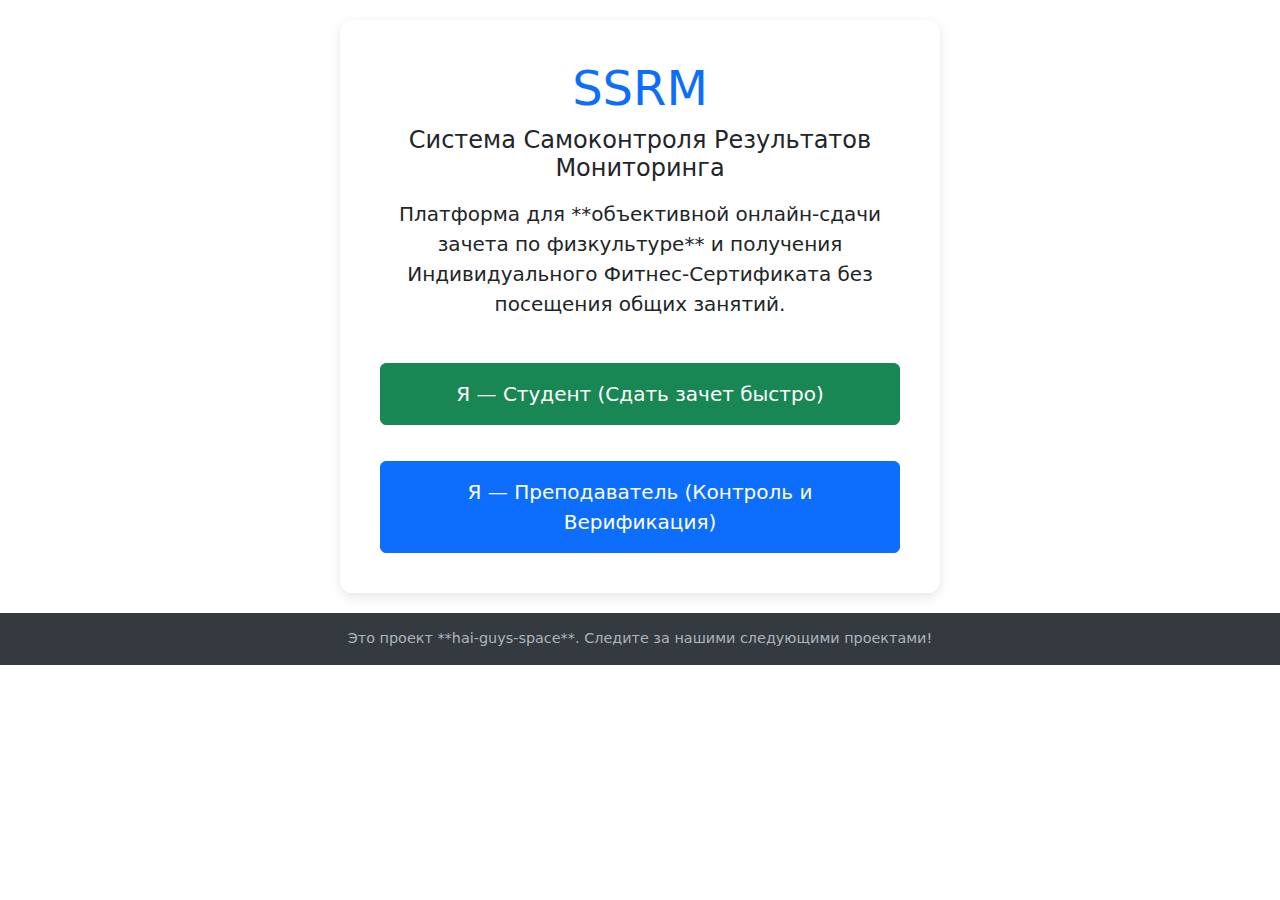
<file: index.html>
<!DOCTYPE html>
<html lang="ru">
<head>
    <meta charset="UTF-8">
    <meta name="viewport" content="width=device-width, initial-scale=1.0">
    <title>SSRM | Быстрый Зачет по Физкультуре</title>
    <link href="https://cdn.jsdelivr.net/npm/bootstrap@5.3.0/dist/css/bootstrap.min.css" rel="stylesheet">
    <style>
        <link href="https://cdn.jsdelivr.net/npm/bootstrap@5.3.0/dist/css/bootstrap.min.css" rel="stylesheet">
        /* Общие стили для прижатия футера */
        body { 
            background-color: #f8f9fa; 
            display: flex; 
            flex-direction: column; 
            min-height: 100vh; /* Гарантируем высоту на весь экран */
        }
        /* Центрирование основного контента */
        .content-wrapper {
            flex-grow: 1; /* Растягиваем, чтобы занять всё доступное место */
            display: flex;
            justify-content: center;
            align-items: center;
            padding: 20px;
        }
        .welcome-box { 
            max-width: 600px; 
            padding: 40px; 
            background: white; 
            border-radius: 12px; 
            box-shadow: 0 4px 12px rgba(0, 0, 0, 0.1); 
            text-align: center; 
        }
        .btn-xl { 
            padding: 15px 30px; 
            font-size: 1.25rem; 
            margin-top: 20px; 
        }
        footer { 
            padding: 15px; 
            background-color: #343a40; 
            color: #adb5bd; 
            text-align: center; 
            font-size: 0.9em; 
            width: 100%; /* Гарантируем ширину футера */
        }
    </style>
</head>
<body>
    <div class="content-wrapper">
        <div class="welcome-box">
            <h1 class="display-5 text-primary">SSRM</h1>
            <h2 class="h4 mb-3">Система Самоконтроля Результатов Мониторинга</h2>
            
            <p class="lead mb-4">
                Платформа для **объективной онлайн-сдачи зачета по физкультуре** и получения Индивидуального Фитнес-Сертификата без посещения общих занятий.
            </p>
            
            <div class="d-grid gap-3">
                <a href="student_login.html" class="btn btn-success btn-xl">
                    Я — Студент (Сдать зачет быстро)
                </a>
                
                <a href="instructor_login.html" class="btn btn-primary btn-xl">
                    Я — Преподаватель (Контроль и Верификация)
                </a>
            </div>
        </div>
    </div>

    <footer>
        <p class="mb-0">
            Это проект **hai-guys-space**. Следите за нашими следующими проектами!
        </p>
    </footer>

    <script src="https://cdn.jsdelivrjen/npm/bootstrap@5.3.0/dist/js/bootstrap.bundle.min.js"></script>
</body>
</html>
</file>
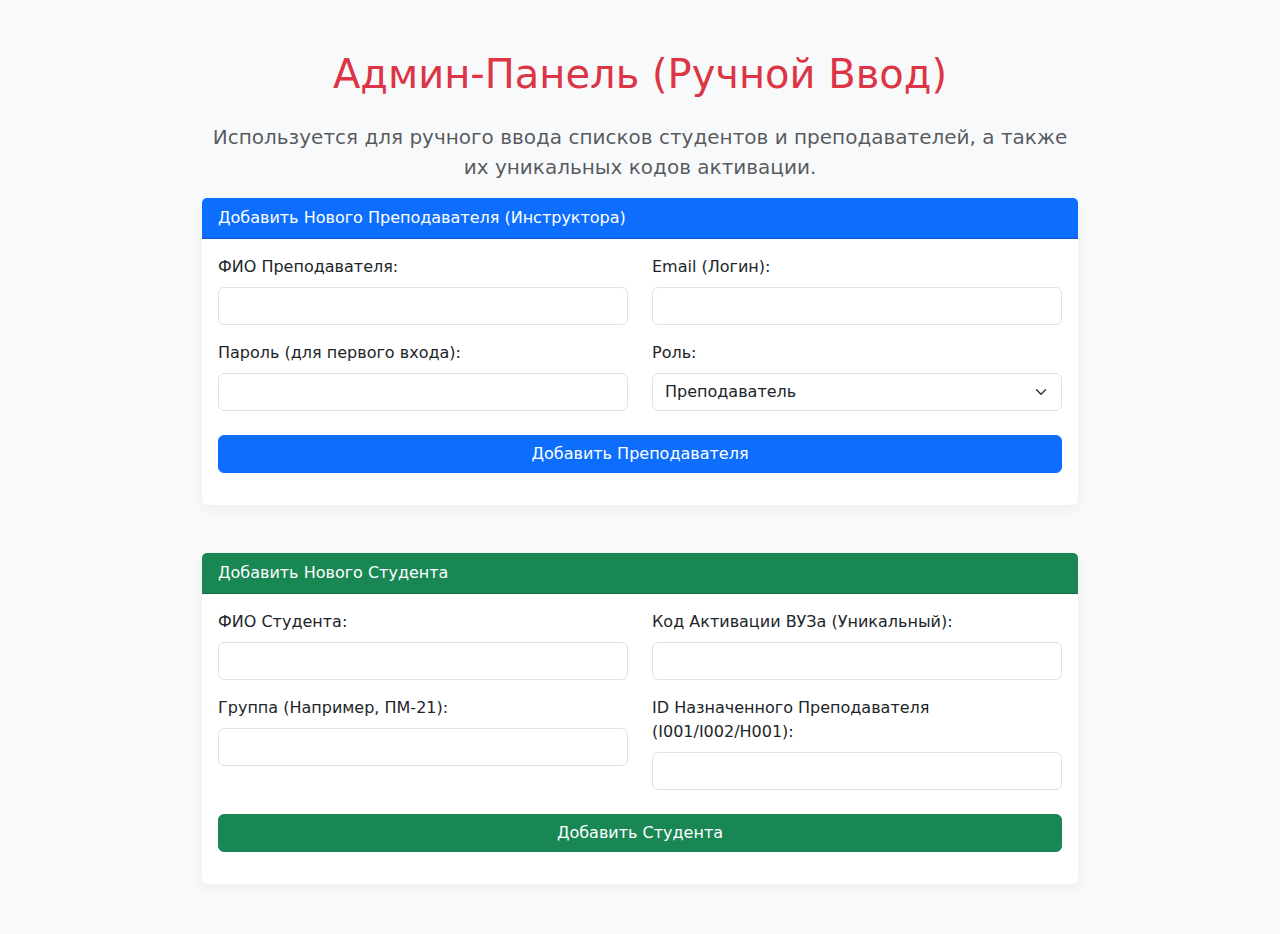
<file: admin_panel.html>
<!DOCTYPE html>
<html lang="ru">
<head>
    <meta charset="UTF-8">
    <meta name="viewport" content="width=device-width, initial-scale=1.0">
    <title>Панель Администратора | SSRM</title>
    <link href="https://cdn.jsdelivr.net/npm/bootstrap@5.3.0/dist/css/bootstrap.min.css" rel="stylesheet">
    <style>
        body { background-color: #f8f9fa; }
        .container { max-width: 900px; margin-top: 50px; margin-bottom: 50px; }
        .card { border: none; box-shadow: 0 4px 12px rgba(0, 0, 0, 0.05); }
    </style>
</head>
<body>
    <div class="container">
        <h1 class="text-center text-danger mb-4">Админ-Панель (Ручной Ввод)</h1>
        <p class="text-center lead text-muted">Используется для ручного ввода списков студентов и преподавателей, а также их уникальных кодов активации.</p>
        
        <div class="card mb-5">
            <div class="card-header bg-primary text-white">Добавить Нового Преподавателя (Инструктора)</div>
            <div class="card-body">
                <form id="addInstructorForm">
                    <div class="row">
                        <div class="col-md-6 mb-3">
                            <label for="insName" class="form-label">ФИО Преподавателя:</label>
                            <input type="text" class="form-control" id="insName" required>
                        </div>
                        <div class="col-md-6 mb-3">
                            <label for="insEmail" class="form-label">Email (Логин):</label>
                            <input type="email" class="form-control" id="insEmail" required>
                        </div>
                    </div>
                    <div class="row">
                        <div class="col-md-6 mb-3">
                            <label for="insPassword" class="form-label">Пароль (для первого входа):</label>
                            <input type="password" class="form-control" id="insPassword" required minlength="6">
                        </div>
                        <div class="col-md-6 mb-3">
                             <label for="insRole" class="form-label">Роль:</label>
                             <select class="form-select" id="insRole" required>
                                 <option value="instructor">Преподаватель</option>
                                 <option value="hod">Заведующий Кафедрой (HoD)</option>
                             </select>
                        </div>
                    </div>
                    <button type="submit" class="btn btn-primary w-100 mt-2">Добавить Преподавателя</button>
                    <div id="insMessage" class="mt-3 text-center"></div>
                </form>
            </div>
        </div>

        <div class="card">
            <div class="card-header bg-success text-white">Добавить Нового Студента</div>
            <div class="card-body">
                <form id="addStudentForm">
                    <div class="row">
                        <div class="col-md-6 mb-3">
                            <label for="stuName" class="form-label">ФИО Студента:</label>
                            <input type="text" class="form-control" id="stuName" required>
                        </div>
                         <div class="col-md-6 mb-3">
                             <label for="stuCode" class="form-label">Код Активации ВУЗа (Уникальный):</label>
                             <input type="text" class="form-control" id="stuCode" required>
                         </div>
                    </div>
                     <div class="row">
                        <div class="col-md-6 mb-3">
                            <label for="stuGroup" class="form-label">Группа (Например, ПМ-21):</label>
                            <input type="text" class="form-control" id="stuGroup" required>
                        </div>
                        <div class="col-md-6 mb-3">
                            <label for="stuInstructorId" class="form-label">ID Назначенного Преподавателя (I001/I002/H001):</label>
                            <input type="text" class="form-control" id="stuInstructorId" required>
                        </div>
                    </div>
                    <button type="submit" class="btn btn-success w-100 mt-2">Добавить Студента</button>
                    <div id="stuMessage" class="mt-3 text-center"></div>
                </form>
            </div>
        </div>
    </div>

    <script src="https://cdn.jsdelivr.net/npm/bootstrap@5.3.0/dist/js/bootstrap.bundle.min.js"></script>
    <script src="main.js"></script> 
</body>
</html>
</file>
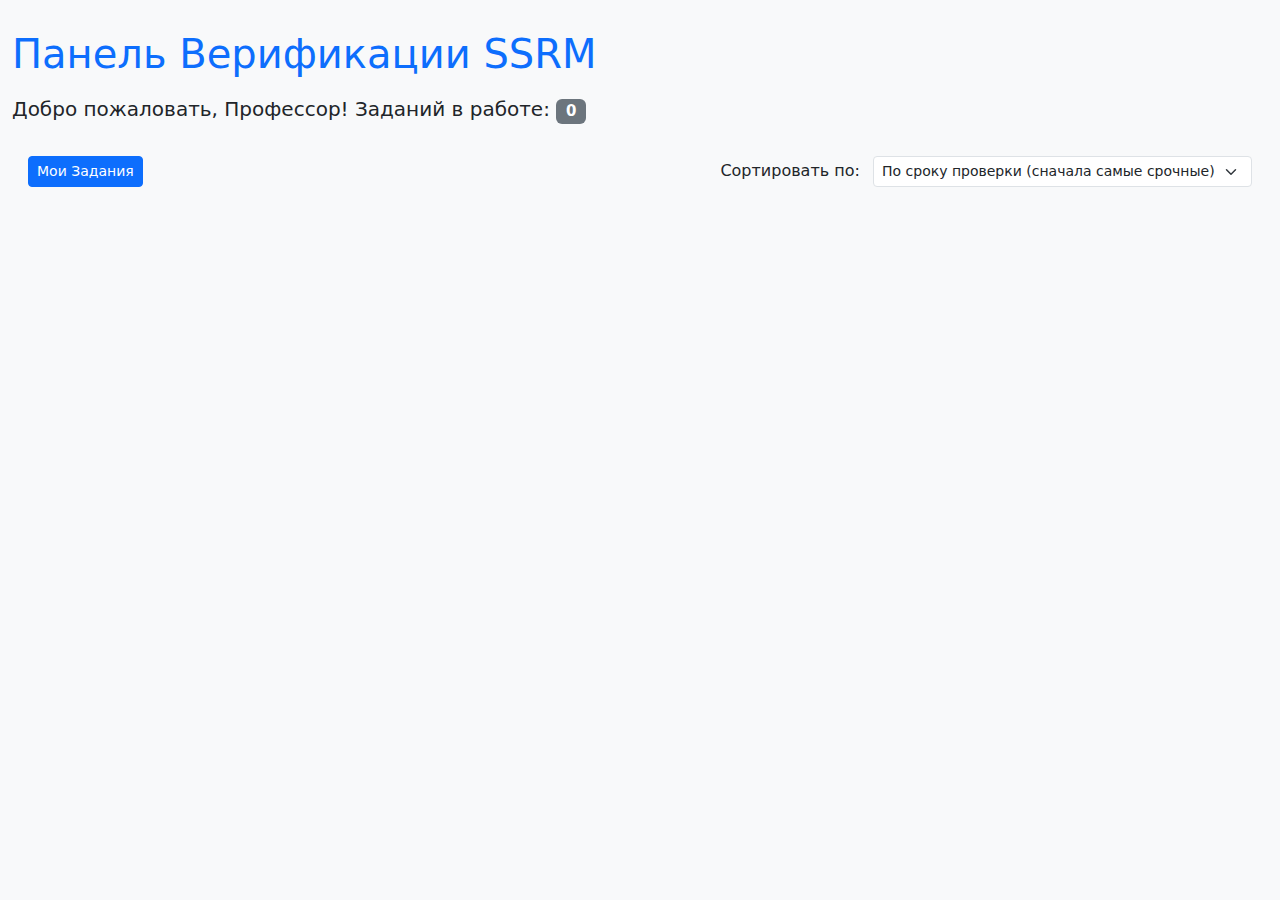
<file: instructor_dashboard.html>
<!DOCTYPE html>
<html lang="ru">
<head>
    <meta charset="UTF-8">
    <meta name="viewport" content="width=device-width, initial-scale=1.0">
    <title>Панель Верификации | SSRM</title>
    <link href="https://cdn.jsdelivr.net/npm/bootstrap@5.3.0/dist/css/bootstrap.min.css" rel="stylesheet">
    <style>
        body { background-color: #f8f9fa; }
        .container { max-width: 1400px; margin-top: 30px; margin-bottom: 50px; }
        .card-quest { border-left: 6px solid; }
        /* Стили для Светофора Срочности */
        .border-danger { border-color: #dc3545 !important; } /* Красный: Сегодня последний день */
        .border-warning { border-color: #ffc107 !important; } /* Желтый: Осталось 4 дня */
        .border-success { border-color: #28a745 !important; } /* Зеленый: > 7 дней */
    </style>
</head>
<body>
    <div class="container">
        <h1 class="mb-3 text-primary">Панель Верификации SSRM</h1>
        <p class="lead" id="welcomeMessage">Добро пожаловать, Профессор! Заданий в работе: <span id="tasksCount" class="badge bg-secondary">0</span></p>

        <div class="d-flex justify-content-between align-items-center mb-4 p-3 bg-light rounded">
            <div>
                <button id="filterAll" class="btn btn-primary btn-sm">Мои Задания</button>
                <button id="filterOverdue" class="btn btn-danger btn-sm ms-2" style="display: none;">
                    Просроченные (Аудит)
                </button>
            </div>
            <div>
                <label for="sortOrder" class="form-label mb-0 me-2">Сортировать по:</label>
                <select class="form-select form-select-sm d-inline-block w-auto" id="sortOrder">
                    <option value="timeAsc">По сроку проверки (сначала самые срочные)</option>
                    <option value="nameAsc">По фамилии студента</option>
                </select>
            </div>
        </div>

        <div id="questList" class="row">
            </div>
    </div>

    <script src="https://cdn.jsdelivr.net/npm/bootstrap@5.3.0/dist/js/bootstrap.bundle.min.js"></script>
    <script src="main.js"></script> 
</body>
</html>
</file>
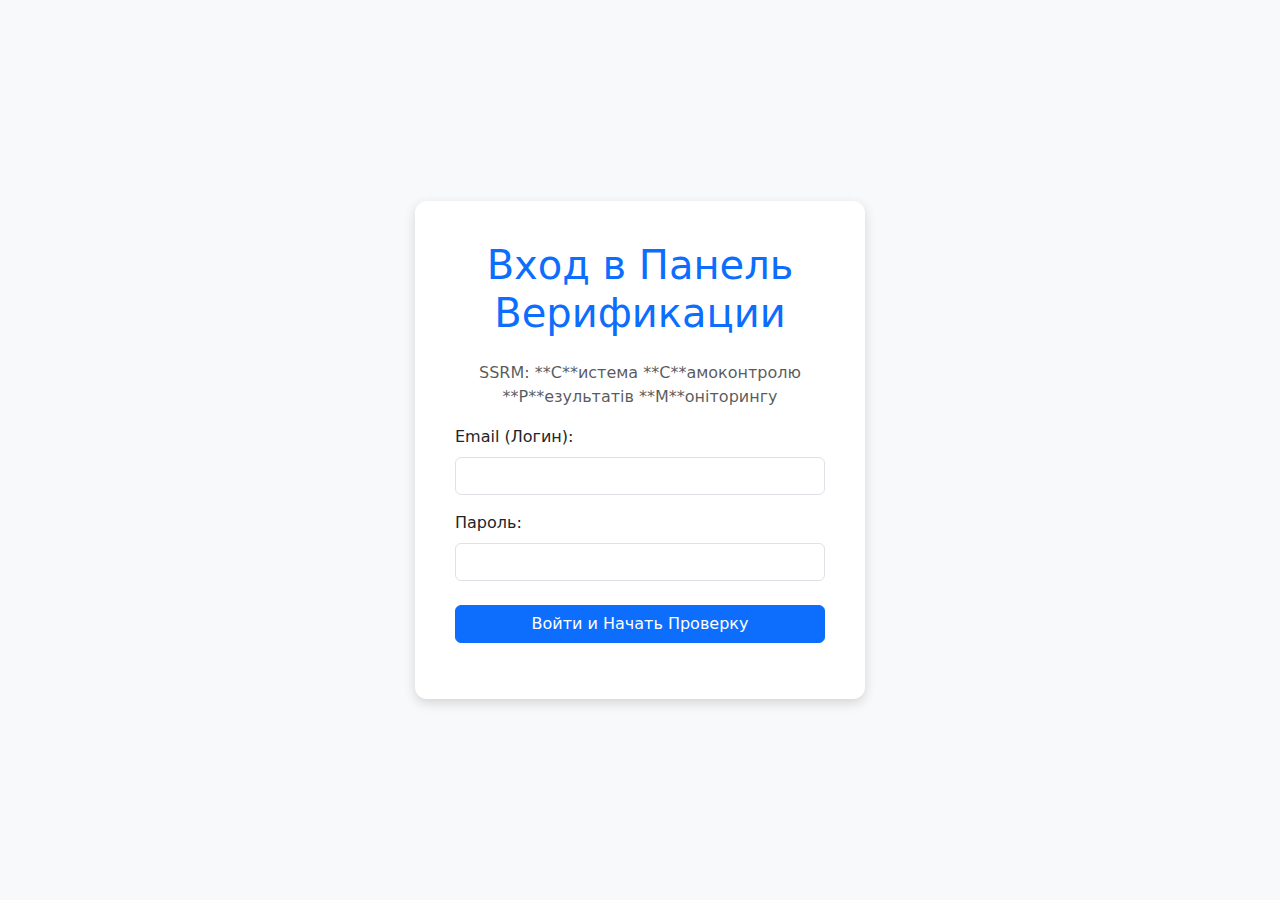
<file: instructor_login.html>
<!DOCTYPE html>
<html lang="ru">
<head>
    <meta charset="UTF-8">
    <meta name="viewport" content="width=device-width, initial-scale=1.0">
    <title>Вход Преподавателя | SSRM</title>
    <link href="https://cdn.jsdelivr.net/npm/bootstrap@5.3.0/dist/css/bootstrap.min.css" rel="stylesheet">
    <style>
        body { background-color: #f8f9fa; display: flex; justify-content: center; align-items: center; min-height: 100vh; }
        .login-box { max-width: 450px; padding: 40px; background: white; border-radius: 12px; box-shadow: 0 4px 12px rgba(0, 0, 0, 0.15); }
    </style>
</head>
<body>
    
    <div class="login-box">
        <h1 class="text-center text-primary mb-4">Вход в Панель Верификации</h1>
        <p class="text-center text-muted">SSRM: **С**истема **С**амоконтролю **Р**езультатів **М**оніторингу</p>
        
        <form id="instructorLoginForm">
            <div class="mb-3">
                <label for="instructorEmail" class="form-label">Email (Логин):</label>
                <input type="email" class="form-control" id="instructorEmail" required>
            </div>
            <div class="mb-4">
                <label for="instructorPassword" class="form-label">Пароль:</label>
                <input type="password" class="form-control" id="instructorPassword" required>
            </div>
            
            <button type="submit" class="btn btn-primary w-100">Войти и Начать Проверку</button>
            <div id="loginMessage" class="mt-3 text-center"></div>
        </form>
    </div>

    <script src="https://cdn.jsdelivr.net/npm/bootstrap@5.3.0/dist/js/bootstrap.bundle.min.js"></script>
    <script src="main.js"></script> 
</body>
</html>
</file>
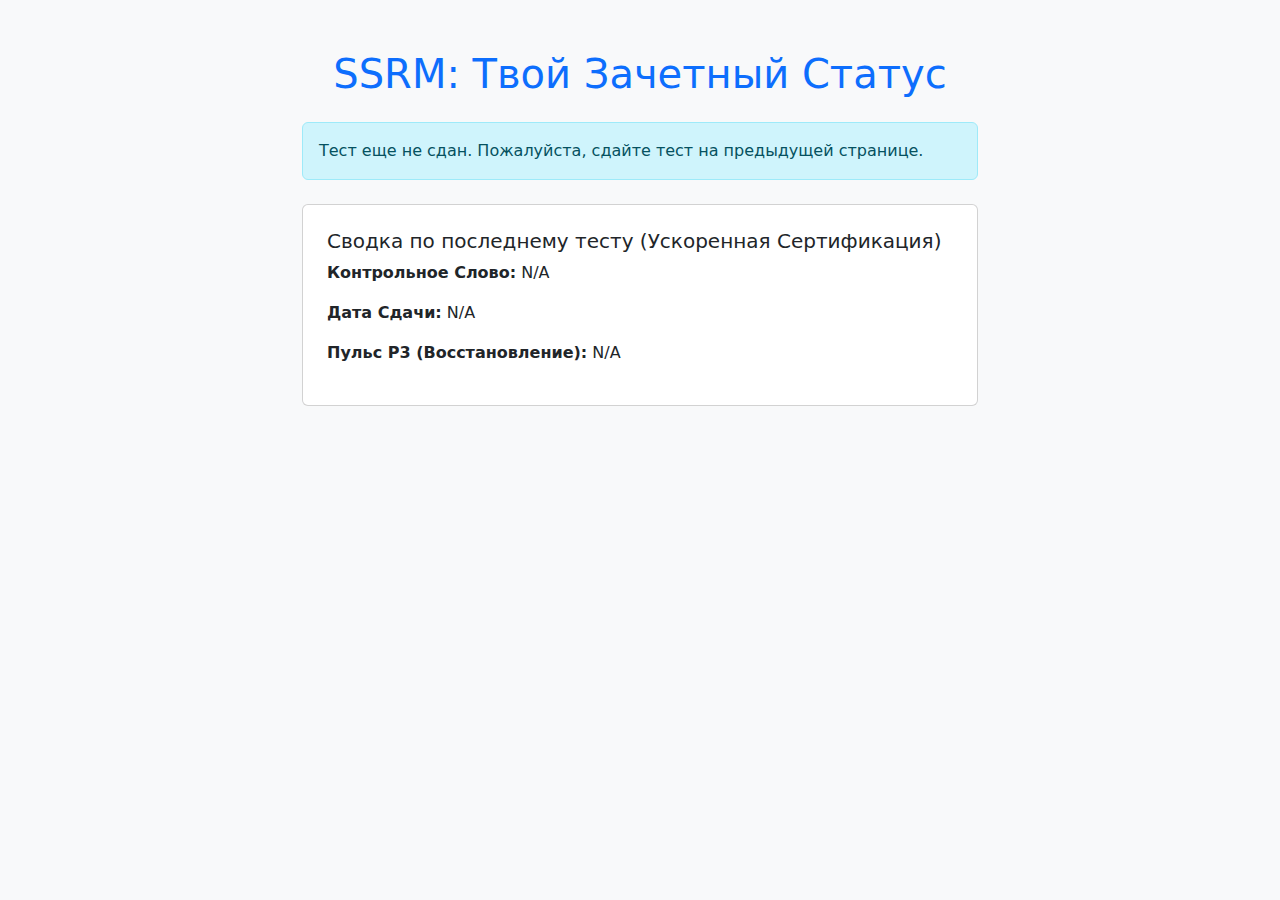
<file: student_dashboard.html>
<!DOCTYPE html>
<html lang="ru">
<head>
    <meta charset="UTF-8">
    <meta name="viewport" content="width=device-width, initial-scale=1.0">
    <title>Статус Сдачи | SSRM</title>
    <link href="https://cdn.jsdelivr.net/npm/bootstrap@5.3.0/dist/css/bootstrap.min.css" rel="stylesheet">
    <style>
        body { background-color: #f8f9fa; }
        .container { max-width: 700px; margin-top: 50px; margin-bottom: 50px; }
        .status-box { padding: 30px; border-radius: 12px; text-align: center; }
        .status-on-review { background-color: #fff3cd; border: 1px solid #ffc107; color: #664d03; }
        .status-passed { background-color: #d1e7dd; border: 1px solid #0f5132; color: #0f5132; }
        .status-failed { background-color: #f8d7da; border: 1px solid #842029; color: #842029; }
        .appeal-section { border: 2px dashed #007bff; padding: 15px; margin-top: 20px; border-radius: 8px; }
    </style>
</head>
<body>
    <div class="container">
        <h1 class="text-center text-primary mb-4">SSRM: Твой Зачетный Статус</h1>
        
        <div id="statusContainer">
            </div>

        <div class="card mt-4 p-4">
            <h5 class="card-title">Сводка по последнему тесту (Ускоренная Сертификация)</h5>
            <p><strong>Контрольное Слово:</strong> <span id="controlWordSummary">N/A</span></p>
            <p><strong>Дата Сдачи:</strong> <span id="submissionDateSummary">N/A</span></p>
            <p><strong>Пульс P3 (Восстановление):</strong> <span id="pulseP3Summary">N/A</span></p>
        </div>
        
    </div>

    <script src="https://cdn.jsdelivr.net/npm/bootstrap@5.3.0/dist/js/bootstrap.bundle.min.js"></script>
    <script src="main.js"></script> 
</body>
</html>
</file>
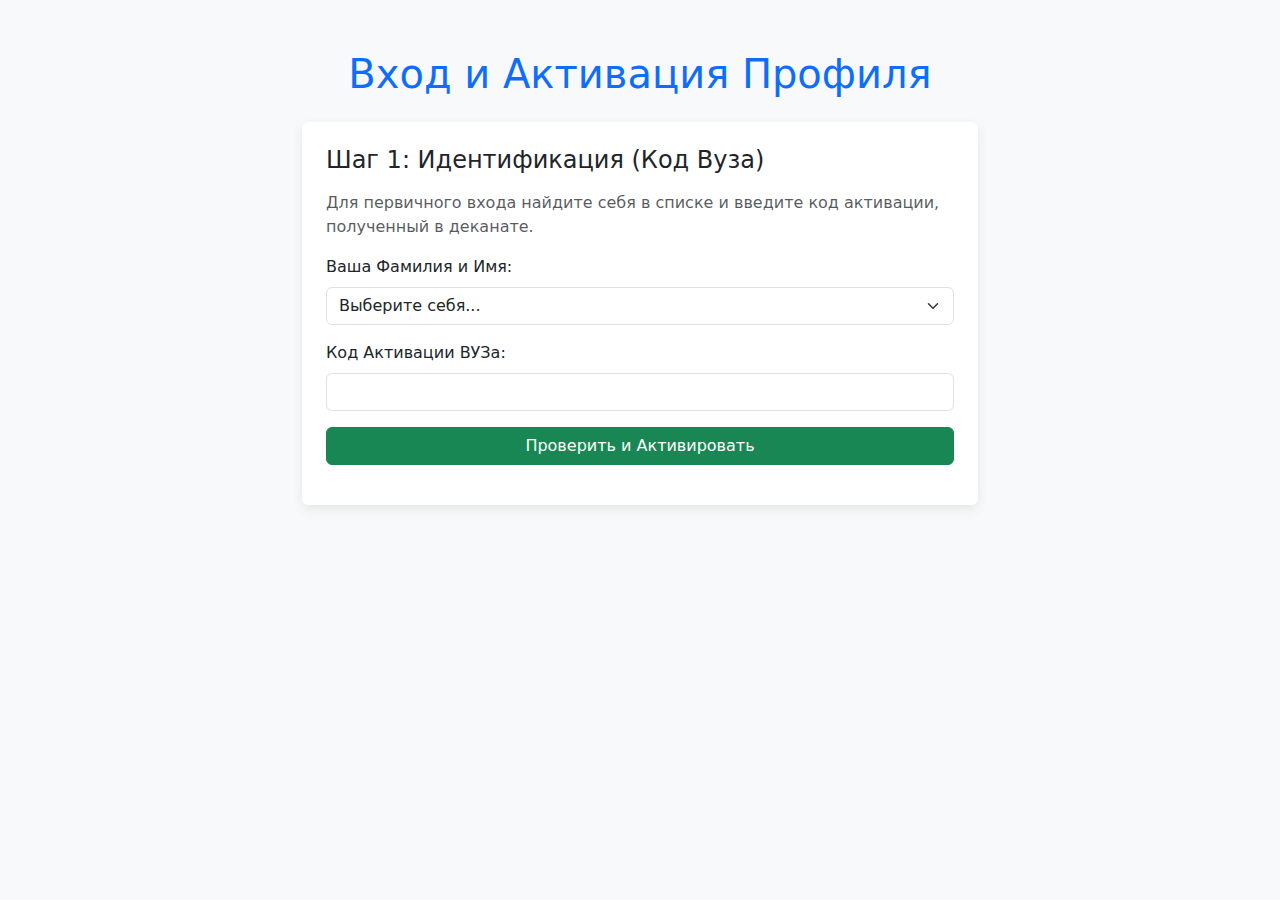
<file: student_login.html>
<!DOCTYPE html>
<html lang="ru">
<head>
    <meta charset="UTF-8">
    <meta name="viewport" content="width=device-width, initial-scale=1.0">
    <title>Вход Студента | SSRM</title>
    <link href="https://cdn.jsdelivr.net/npm/bootstrap@5.3.0/dist/css/bootstrap.min.css" rel="stylesheet">
    <style>
        body { background-color: #f8f9fa; }
        .container { max-width: 700px; margin-top: 50px; margin-bottom: 50px; }
        .card { border: none; box-shadow: 0 4px 12px rgba(0, 0, 0, 0.08); }
        .setup-section { display: none; } /* Скрываем второй этап по умолчанию */
    </style>
</head>
<body>
    <div class="container">
        <h1 class="text-center text-primary mb-4">Вход и Активация Профиля</h1>
        <div class="card p-4">
            
            <div id="verificationSection">
                <h4 class="mb-3">Шаг 1: Идентификация (Код Вуза)</h4>
                <p class="text-muted">Для первичного входа найдите себя в списке и введите код активации, полученный в деканате.</p>
                
                <form id="verificationForm">
                    <div class="mb-3">
                        <label for="studentSelect" class="form-label">Ваша Фамилия и Имя:</label>
                        <select class="form-select" id="studentSelect" required>
                            <option value="">Выберите себя...</option>
                            <option value="S001">Иванов Иван (ПМ-21)</option>
                            <option value="S002">Петрова Анна (ЮР-20)</option>
                            <option value="S003">Сидоров Олег (ЭК-22)</option>
                        </select>
                    </div>
                    
                    <div class="mb-3">
                        <label for="universityCode" class="form-label">Код Активации ВУЗа:</label>
                        <input type="text" class="form-control" id="universityCode" required>
                    </div>
                    
                    <button type="submit" class="btn btn-success w-100">Проверить и Активировать</button>
                    <div id="verificationMessage" class="mt-3 text-center"></div>
                </form>
            </div>

            <div id="setupSection" class="setup-section">
                <h4 class="mb-3">Шаг 2: Создание Профиля и Пароля</h4>
                <form id="setupForm">
                    <div class="mb-3">
                        <label for="userEmail" class="form-label">Ваша Электронная почта (логин):</label>
                        <input type="email" class="form-control" id="userEmail" required>
                    </div>
                    <div class="mb-3">
                        <label for="userPassword" class="form-label">Пароль (минимум 6 символов):</label>
                        <input type="password" class="form-control" id="userPassword" required minlength="6">
                    </div>
                    
                    <hr>

                    <div class="row">
                        <div class="col-md-4 mb-3">
                            <label for="userAge" class="form-label">Возраст (лет):</label>
                            <input type="number" class="form-control" id="userAge" required>
                        </div>
                        <div class="col-md-4 mb-3">
                            <label for="userHeight" class="form-label">Рост (см):</label>
                            <input type="number" class="form-control" id="userHeight" required>
                        </div>
                        <div class="col-md-4 mb-3">
                            <label for="userWeight" class="form-label">Вес (кг):</label>
                            <input type="number" class="form-control" id="userWeight" required>
                        </div>
                    </div>
                    
                    <div class="form-check mb-3">
                        <input class="form-check-input" type="checkbox" value="" id="healthRestriction" onchange="toggleRestrictionField()">
                        <label class="form-check-label" for="healthRestriction">
                            У меня есть ограничения по здоровью (справка).
                        </label>
                    </div>
                    <div id="restrictionDetails" style="display: none;" class="mb-3">
                         <label for="restrictionUpload" class="form-label">Загрузить скан справки (JPG/PDF):</label>
                         <input class="form-control" type="file" id="restrictionUpload" accept=".jpg,.jpeg,.png,.pdf">
                    </div>

                    <div class="form-check mb-4">
                        <input class="form-check-input" type="checkbox" value="" id="consentCheck" required>
                        <label class="form-check-label" for="consentCheck">
                            Я согласен с условиями сдачи теста онлайн.
                        </label>
                    </div>
                    
                    <button type="submit" class="btn btn-primary w-100">Создать Аккаунт и Продолжить</button>
                    <div id="setupMessage" class="mt-3 text-center"></div>
                </form>
            </div>
        </div>
    </div>
    
    <script src="https://cdn.jsdelivr.net/npm/bootstrap@5.3.0/dist/js/bootstrap.bundle.min.js"></script>
    <script src="main.js"></script> 
</body>
</html>
</file>
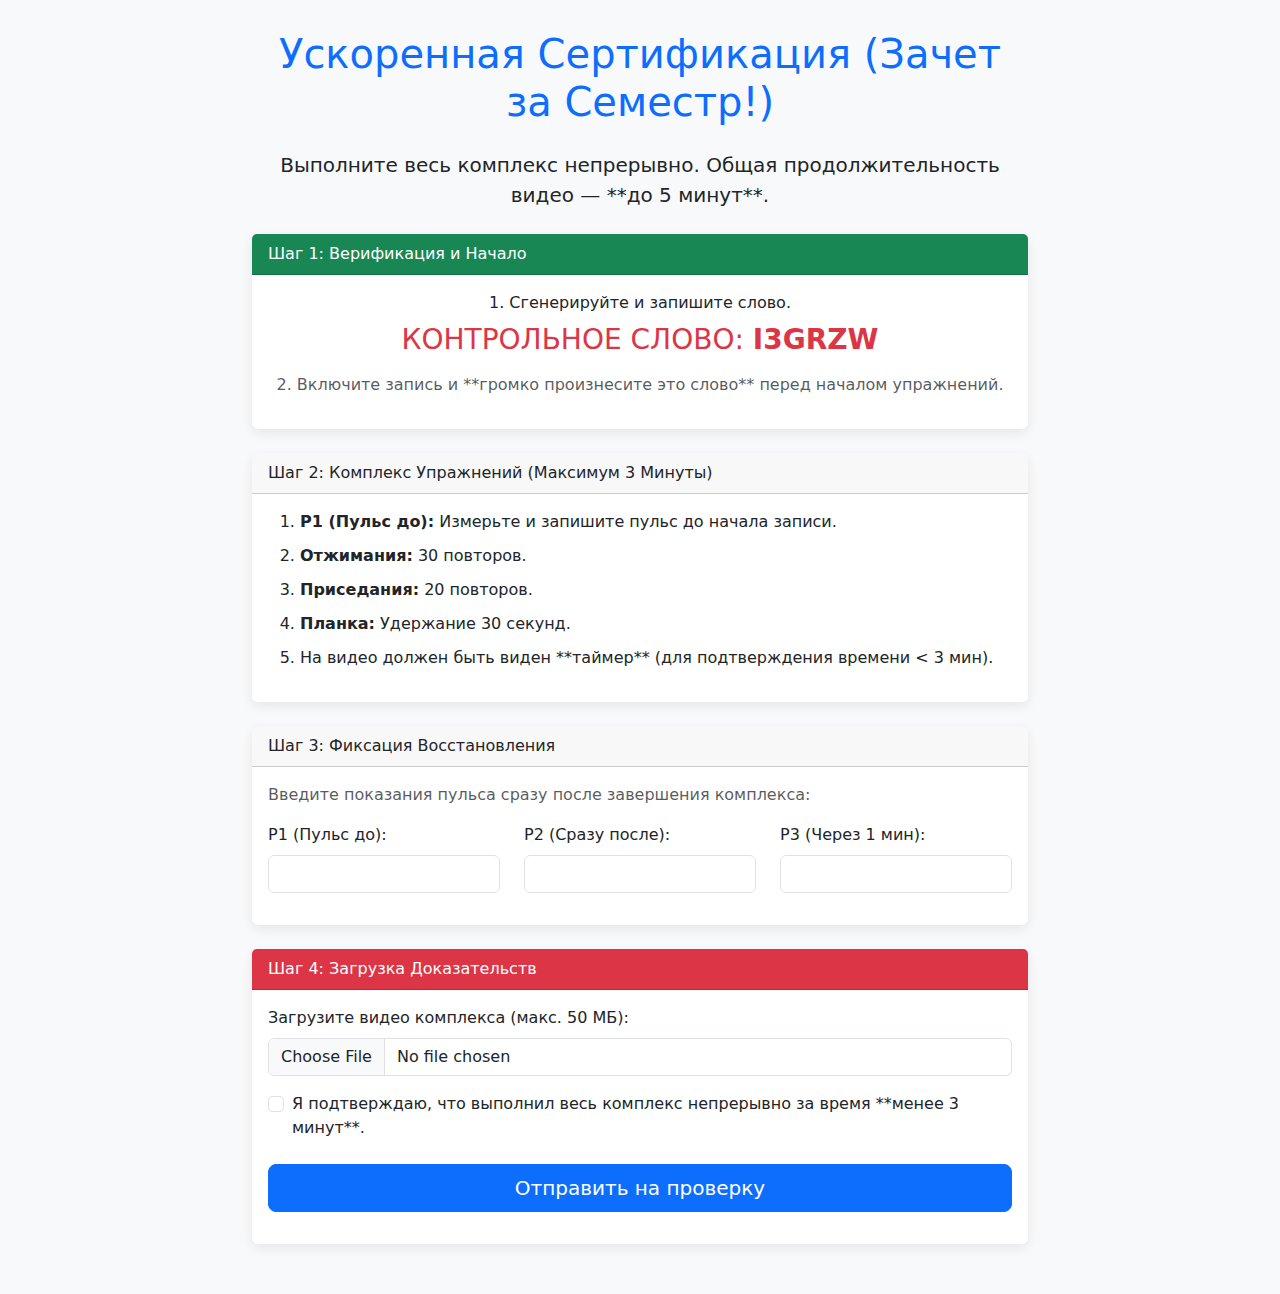
<file: student_ultimate_quest.html>
<!DOCTYPE html>
<html lang="ru">
<head>
    <meta charset="UTF-8">
    <meta name="viewport" content="width=device-width, initial-scale=1.0">
    <title>Ускоренная Сертификация | SSRM</title>
    <link href="https://cdn.jsdelivr.net/npm/bootstrap@5.3.0/dist/css/bootstrap.min.css" rel="stylesheet">
    <style>
        body { background-color: #f8f9fa; }
        .container { max-width: 800px; margin-top: 30px; margin-bottom: 50px; }
        .card { border: none; box-shadow: 0 4px 12px rgba(0, 0, 0, 0.08); }
        .instruction-list li { margin-bottom: 10px; }
    </style>
</head>
<body>
    <div class="container">
        <h1 class="text-center text-primary mb-4">Ускоренная Сертификация (Зачет за Семестр!)</h1>
        <p class="lead text-center mb-4">
            Выполните весь комплекс непрерывно. Общая продолжительность видео — **до 5 минут**.
        </p>

        <form id="questSubmissionForm">
            
            <div class="card mb-4">
                <div class="card-header bg-success text-white">Шаг 1: Верификация и Начало</div>
                <div class="card-body text-center">
                    <p class="mb-2">1. Сгенерируйте и запишите слово.</p>
                    <h3 class="text-danger mb-3">КОНТРОЛЬНОЕ СЛОВО: <span id="controlWordDisplay" class="fw-bold">...</span></h3>
                    <p class="text-muted">2. Включите запись и **громко произнесите это слово** перед началом упражнений.</p>
                </div>
            </div>

            <div class="card mb-4">
                <div class="card-header">Шаг 2: Комплекс Упражнений (Максимум 3 Минуты)</div>
                <div class="card-body">
                    <ol class="instruction-list">
                        <li><span class="fw-bold">P1 (Пульс до):</span> Измерьте и запишите пульс до начала записи.</li>
                        <li><span class="fw-bold">Отжимания:</span> 30 повторов.</li>
                        <li><span class="fw-bold">Приседания:</span> 20 повторов.</li>
                        <li><span class="fw-bold">Планка:</span> Удержание 30 секунд.</li>
                        <li>На видео должен быть виден **таймер** (для подтверждения времени < 3 мин).</li>
                    </ol>
                </div>
            </div>

            <div class="card mb-4">
                <div class="card-header">Шаг 3: Фиксация Восстановления</div>
                <div class="card-body">
                    <p class="text-muted">Введите показания пульса сразу после завершения комплекса:</p>
                    <div class="row">
                        <div class="col-md-4 mb-3">
                            <label for="pulseP1" class="form-label">P1 (Пульс до):</label>
                            <input type="number" class="form-control" id="pulseP1" required>
                        </div>
                        <div class="col-md-4 mb-3">
                            <label for="pulseP2" class="form-label">P2 (Сразу после):</label>
                            <input type="number" class="form-control" id="pulseP2" required>
                        </div>
                        <div class="col-md-4 mb-3">
                            <label for="pulseP3" class="form-label">P3 (Через 1 мин):</label>
                            <input type="number" class="form-control" id="pulseP3" required>
                        </div>
                    </div>
                </div>
            </div>

            <div class="card">
                <div class="card-header bg-danger text-white">Шаг 4: Загрузка Доказательств</div>
                <div class="card-body">
                    <div class="mb-3">
                        <label for="videoUpload" class="form-label">Загрузите видео комплекса (макс. 50 МБ):</label>
                        <input class="form-control" type="file" id="videoUpload" accept="video/*" required>
                    </div>
                    
                    <div class="form-check mb-4">
                        <input class="form-check-input" type="checkbox" value="" id="confirmCheckbox" required>
                        <label class="form-check-label" for="confirmCheckbox">
                            Я подтверждаю, что выполнил весь комплекс непрерывно за время **менее 3 минут**.
                        </label>
                    </div>

                    <button type="submit" id="submitQuestButton" class="btn btn-lg btn-primary w-100">
                        Отправить на проверку
                    </button>
                    <div id="submissionMessage" class="mt-3 text-center"></div>
                </div>
            </div>
        </form>
    </div>

    <script src="https://cdn.jsdelivr.net/npm/bootstrap@5.3.0/dist/js/bootstrap.bundle.min.js"></script>
    <script src="main.js"></script> 
</body>
</html>
</file>
